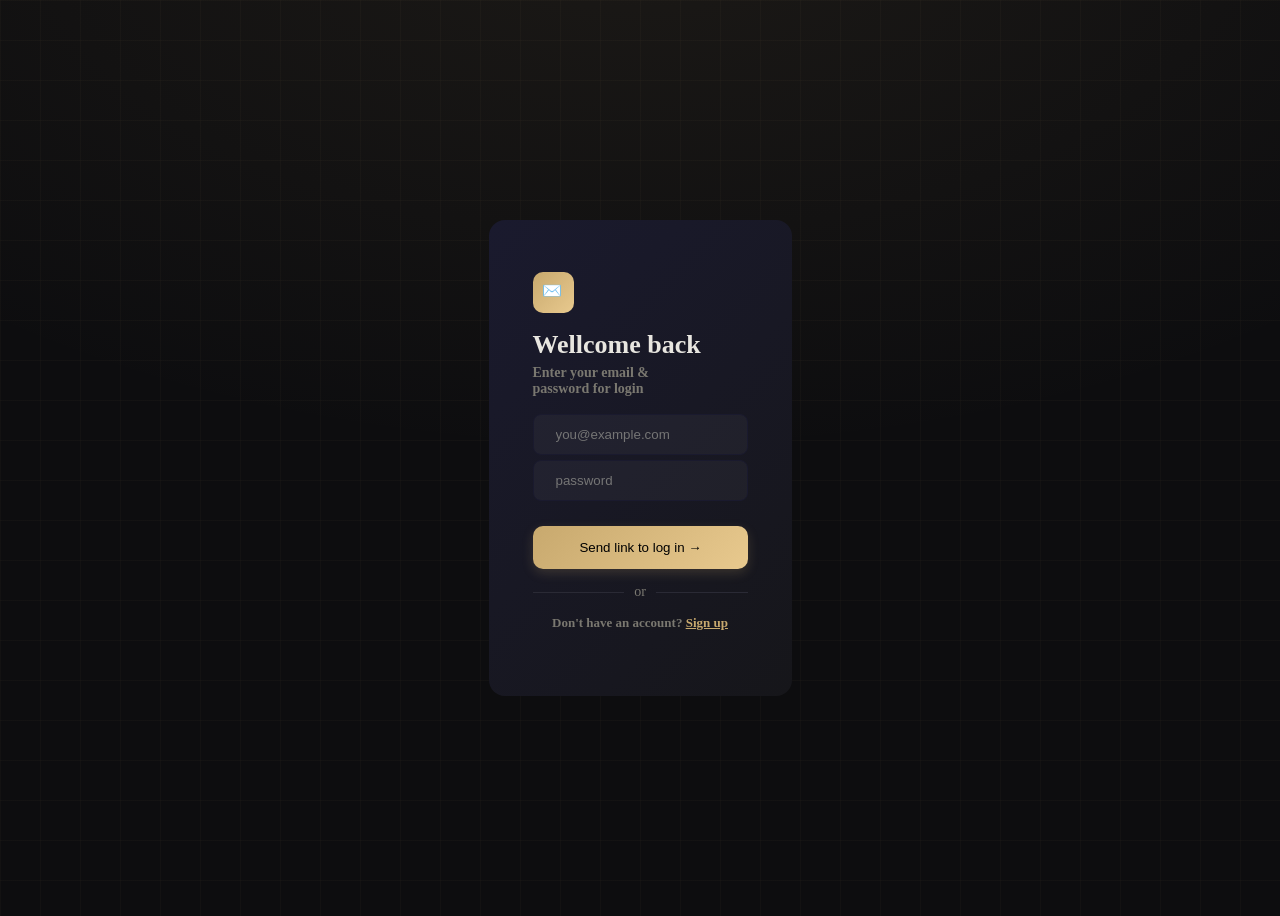
<file: index.html>
<!doctype html>
<html lang="en">
  <head>
    <meta charset="UTF-8" />
    <meta name="viewport" content="width=device-width, initial-scale=1.0" />
    <title>Email Login</title>
    <link rel="stylesheet" href="style.css" />
    <script src="index.js" defer></script>
  </head>
  <body class="body">
    <div class="container">
      <div class="flex">
        <div class="logo">✉️</div>
        <div class="">
          <h1 class="h1 font">Wellcome back</h1>
        </div>
        <div class="">
          <h2 class="h2 font">
            Enter your email & <br />
            password for login
          </h2>
        </div>
        <form id="loginForm">
          <div class="email">
            <input type="text" placeholder="you@example.com" id="Email" />
          </div>
          <div class="password">
            <input type="password" placeholder="password" id="Password" />
          </div>
          <div class="btn">
            <button type="submit" class="btn-style">
              Send link to log in →
            </button>
          </div>
        </form>
        <div class="divider font">or</div>
        <div class="SignUpContainer">
          <h3 class="h3 font">
            Don't have an account?
            <a href="SignUp.html" class="Sign-Up">Sign up</a>
          </h3>
        </div>
      </div>
    </div>
  </body>
</html>
</file>
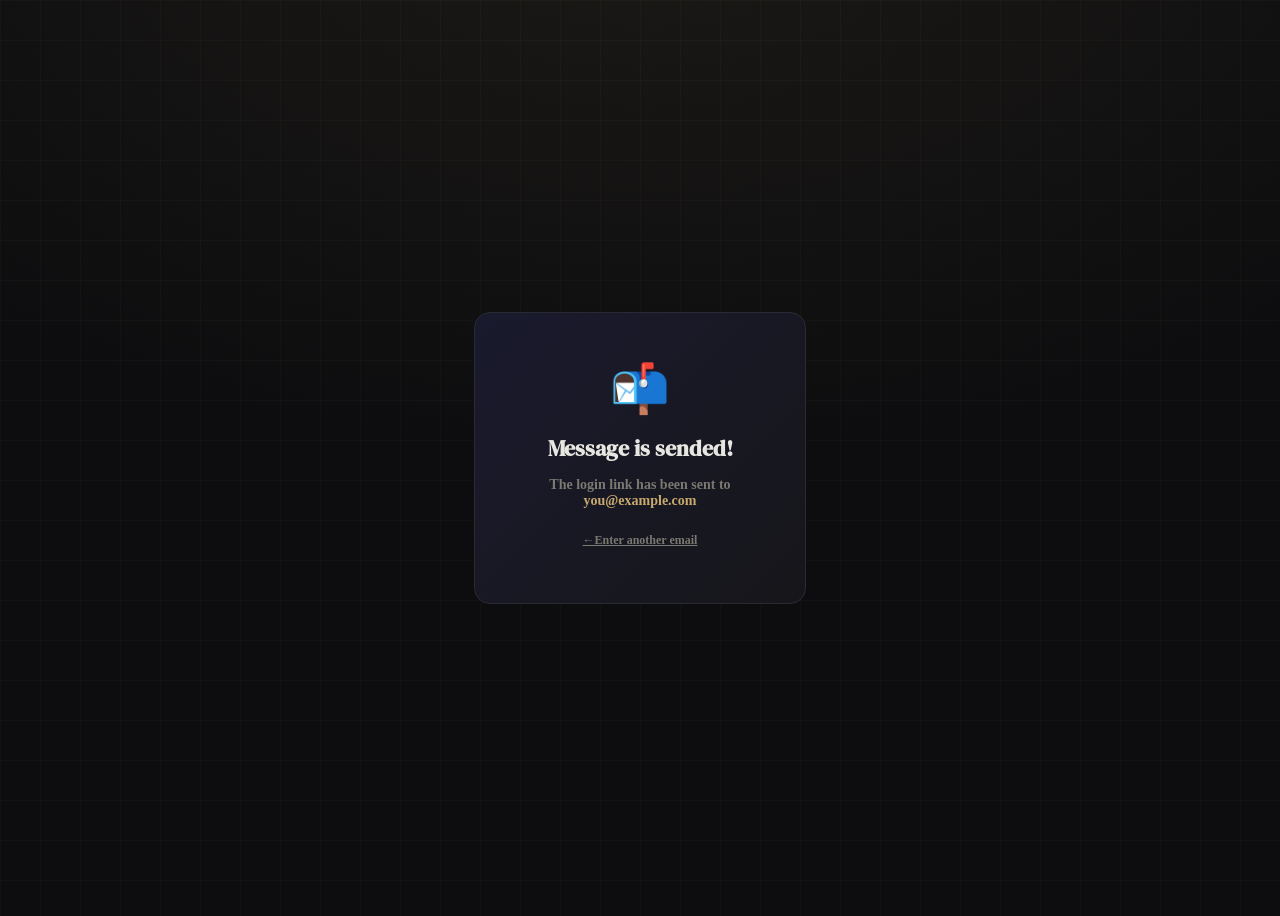
<file: login.html>
<!doctype html>
<html lang="en">
  <head>
    <meta charset="UTF-8" />
    <meta name="viewport" content="width=device-width, initial-scale=1.0" />
    <title>Login</title>
    <link rel="stylesheet" href="login.css" />
    <link
      href="https://fonts.googleapis.com/css2?family=DM+Serif+Display&family=DM+Sans:wght@300;400;500&display=swap"
      rel="stylesheet"
    />
  </head>
  <body>
    <div class="container">
      <div class="flex">
        <div class="logo">📬</div>
        <div class="font-container">
          <h1 class="font h1">Message is sended!</h1>
          <h2 class="font h2">
            The login link has been sent to<br /><span class="example-font"
              >you@example.com</span
            >
          </h2>
          <a href="index.html" style="text-decoration: none"><h3 class="font h3">←Enter another email</h3></a><!--Bad Practice -> do not put <h> in link <a>-->
        </div>
      </div>
    </div>
  </body>
</html>
</file>
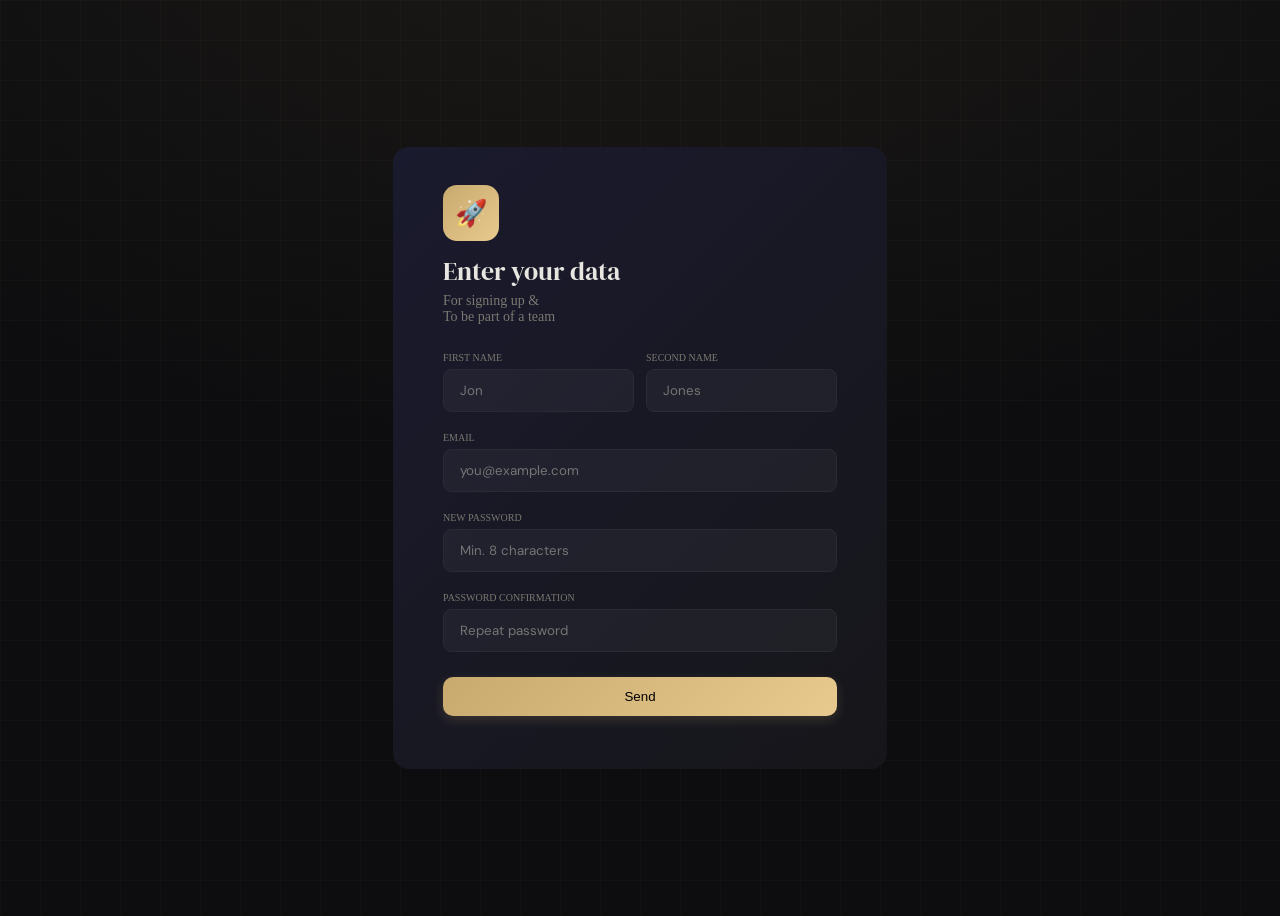
<file: SignUp.html>
<!doctype html>
<html lang="en">
  <head>
    <meta charset="UTF-8" />
    <meta name="viewport" content="width=device-width, initial-scale=1.0" />
    <title>Sign Up</title>
    <link rel="stylesheet" href="SignUp.css" />
    <link
      href="https://fonts.googleapis.com/css2?family=DM+Serif+Display&family=DM+Sans:wght@300;400;500&display=swap"
      rel="stylesheet"
    />
  </head>
  <body>
    <div class="container">
      <div class="flex">
        <div class="logo">🚀</div>
        <p class="main-text">Enter your data</p>
        <p class="below-text">For signing up & <br />To be part of a team</p>
        <div class="row">
          <div>
            <p class="font">FIRST NAME</p>
            <input type="text" placeholder="Jon" />
          </div>
          <div>
            <p class="font">SECOND NAME</p>
            <input type="text" placeholder="Jones" />
          </div>
        </div>
        <p class="font">Email</p>
        <input type="text" placeholder="you@example.com" />
        <p class="font">New Password</p>
        <input type="password" placeholder="Min. 8 characters" />
        <p class="font">Password Confirmation</p>
        <input type="password" placeholder="Repeat password" />
        <div class="btn">
          <a href="index.html"><button>Send</button></a>
        </div>
      </div>
    </div>
  </body>
</html>
</file>
<file: style.css>
.body {
  /**Getting background-color from Claude.AI**/
  background-color: #0d0d0f;
  background-image:
    radial-gradient(
      ellipse 80% 60% at 50% -10%,
      rgba(200, 169, 110, 0.08),
      transparent
    ),
    linear-gradient(rgba(200, 169, 110, 0.03) 1px, transparent 1px),
    linear-gradient(90deg, rgba(200, 169, 110, 0.03) 1px, transparent 1px);
  background-size:
    100% 100%,
    40px 40px,
    40px 40px;
}
.container {
  display: flex;
  align-items: center;
  justify-content: center;
  min-height: 100vh; /**height = full screen**/
}
.flex {
  background: linear-gradient(135deg, #1a1a2e, #16161a);
  padding: 52px 44px 48px;
  border-radius: 16px;
}

.logo {
  width: 23px;
  height: 23px;
  padding: 9px;
  background: linear-gradient(135deg, #c8a96e, #e8c98e);
  border-radius: 10px;
}

.h1 {
  font-size: 26px;
  color: #e8e6e0;
  margin-bottom: 0;
}

.h2,
h3 {
  font-size: 14px;
  color: #7a7870;
  margin-bottom: 17px;
  margin-top: 5px;
}

#Password {
  margin-top: 5px;
  margin-bottom: 10px;
  padding: 12px 22px;
  border-radius: 8px;
  border: 1px solid #1a1a2e;
  background: rgba(255, 255, 255, 0.04);
  color: #e8e6e0;
}

#Email {
  margin-top: 0;
  padding: 12px 22px;
  border-radius: 8px;
  border: 1px solid #1a1a2e;
  background: rgba(255, 255, 255, 0.04);
  color: #e8e6e0;
}

.btn-style {
  width: 100%;
  background: linear-gradient(135deg, #c8a96e, #e8c98e);
  border-radius: 10px;
  border: none;
  margin-top: 15px;
  margin-bottom: 15px;
  padding: 14px 20px;
  cursor: pointer;
  /* Pins the text in place */
  will-change: transform;
  transition:
    opacity 0.25s ease,
    transform 0.2s ease,
    box-shadow 0.25s ease,
    background 0.25s ease;
  box-shadow: 0 4px 12px rgba(200, 169, 110, 0.2);
}
.btn-style:hover {
  opacity: 0.92;
  transform: translateY(-2px);
  box-shadow: 0 8px 24px rgba(200, 169, 110, 0.45);
}

.btn-style:active {
  transform: translateY(1px);
  opacity: 1;
}

.divider {
  display: flex;
  align-items: center;
  gap: 10px;
  color: #7a7870;
  font-size: 14px;
}

.divider::before,
.divider::after {
  content: "";
  flex: 1;
  height: 1px;
  background: #2a2a35;
}

.SignUpContainer {
  display: flex;
  justify-content: center;
  align-items: center;
  margin-top: 10px;
}

.h3 {
  font-size: 13px;
}

.Sign-Up {
  color: #c8a96e;
}
</file>
<file: login.css>
body {
  background-color: #0d0d0f;
  background-image:
    radial-gradient(
      ellipse 80% 60% at 50% -10%,
      rgba(200, 169, 110, 0.08),
      transparent
    ),
    linear-gradient(rgba(200, 169, 110, 0.03) 1px, transparent 1px),
    linear-gradient(90deg, rgba(200, 169, 110, 0.03) 1px, transparent 1px);
  background-size:
    100% 100%,
    40px 40px,
    40px 40px;
}
.container {
  display: flex;
  align-items: center;
  justify-content: center;
  min-height: 100vh;
}

.flex {
  background: linear-gradient(135deg, #1a1a2e, #16161a);
  padding: 48px 40px 43px;
  border-radius: 16px;
  border: 1px solid #2a2a35;
  width: 100%;
  max-width: 250px;
}

.font-container {
  text-align: center;
}

.logo {
  display: flex;
  align-items: center;
  justify-content: center;
  font-size: 48px;
  margin-bottom: 16px;
}

.h1 {
  font-family: "DM Serif Display", serif;
  color: #e8e6e0;
  font-size: 22px;
}

.h2 {
  color: #7a7870;
  font-size: 14px;
}

.h3 {
  margin-top: 24px;
  color: #7a7870;
  font-size: 12px;
  text-decoration: underline;
  cursor: pointer;
}
.example-font {
  color: #c8a96e;
}
</file>
<file: SignUp.css>
body {
  /**Getting background-color from Claude.AI**/
  background-color: #0d0d0f;
  background-image:
    radial-gradient(
      ellipse 80% 60% at 50% -10%,
      rgba(200, 169, 110, 0.08),
      transparent
    ),
    linear-gradient(rgba(200, 169, 110, 0.03) 1px, transparent 1px),
    linear-gradient(90deg, rgba(200, 169, 110, 0.03) 1px, transparent 1px);
  background-size:
    100% 100%,
    40px 40px,
    40px 40px;
}
.container {
  display: flex;
  align-items: center;
  justify-content: center;
  min-height: 100vh;
}

.row {
  display: grid;
  grid-template-columns: 1fr 1fr; /**1fr means one fraction of the remaining space in the grid container.**/
  gap: 12px;
}

.flex {
  background: linear-gradient(135deg, #1a1a2e, #16161a);
  padding: 38px 50px 38px;
  border-radius: 16px;
}

.logo {
  width: 56px;
  height: 56px;
  background: linear-gradient(135deg, #c8a96e, #e8c98e);
  border-radius: 14px;
  display: flex;
  align-items: center;
  justify-content: center;
  font-size: 26px;
  margin-bottom: 12px;
}

.main-text {
  font-size: 26px;
  margin: 0 15px 0 0;
  color: #e8e6e0;
  font-family: "DM Serif Display", serif;
}

.below-text {
  font-size: 14px;
  color: #7a7870;
  margin-bottom: 17px;
  margin-top: 4px;
}

input {
  width: 100%;
  margin-bottom: 10px;
  padding: 12px 16px; /* ← одинаково для всех */
  border-radius: 8px;
  border: 1px solid #2a2a35;
  background: rgba(255, 255, 255, 0.04);
  color: #e8e6e0;
  font-family: "DM Sans", sans-serif;
  box-sizing: border-box; /**Padding and border included inside element's width**/
}

.font {
  font-size: 10px;
  text-transform: uppercase;
  color: #7a7870;
  margin-bottom: 6px;
  font-weight: 400;
}

button {
  width: 100%;
  background: linear-gradient(135deg, #c8a96e, #e8c98e);
  border-radius: 10px;
  border: none;
  margin-top: 15px;
  margin-bottom: 15px;
  padding: 12px 16px;
  cursor: pointer;
  /* Pins the text in place */
  will-change: transform;
  transition:
    opacity 0.25s ease,
    transform 0.2s ease,
    box-shadow 0.25s ease,
    background 0.25s ease;
  box-shadow: 0 4px 12px rgba(200, 169, 110, 0.2);
  box-sizing: border-box;
}
button:hover {
  opacity: 0.92;
  transform: translateY(-2px);
  box-shadow: 0 8px 24px rgba(200, 169, 110, 0.45);
}

button:active {
  transform: translateY(1px);
  opacity: 1;
}
</file>
